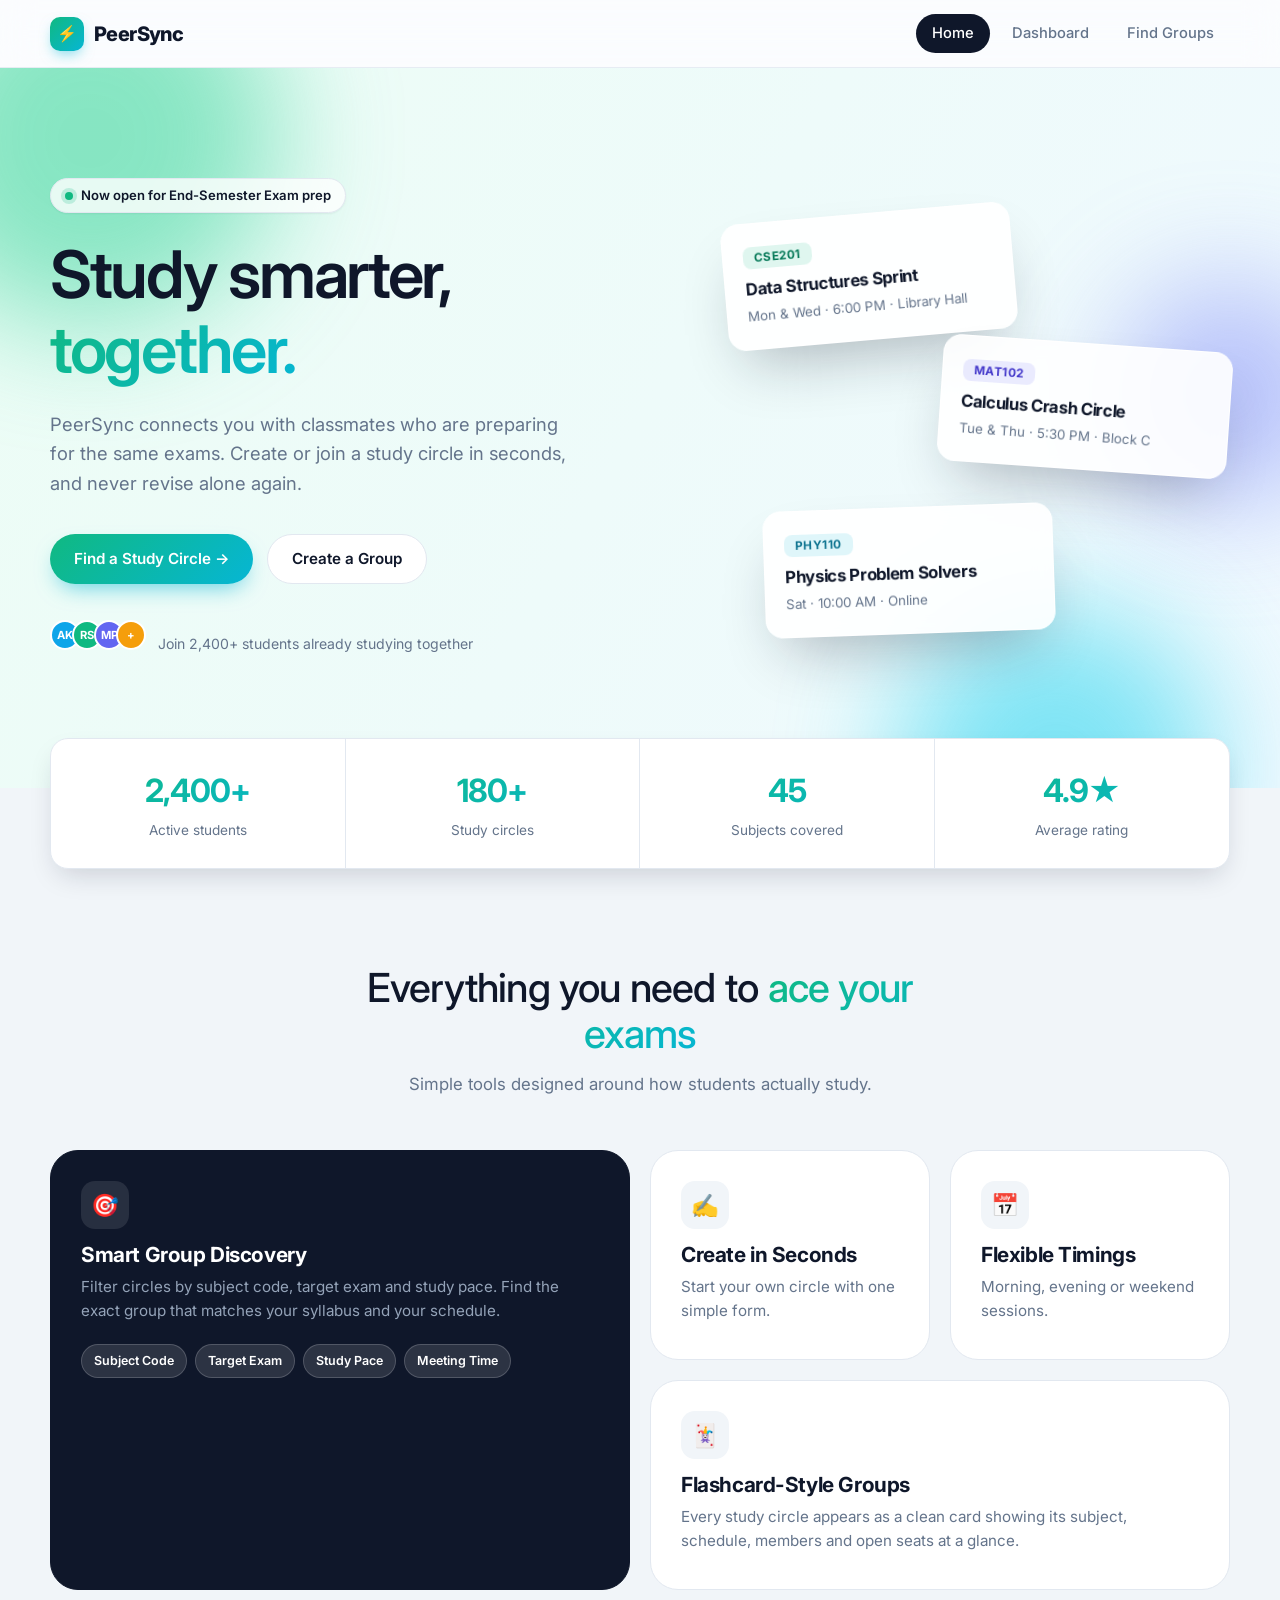
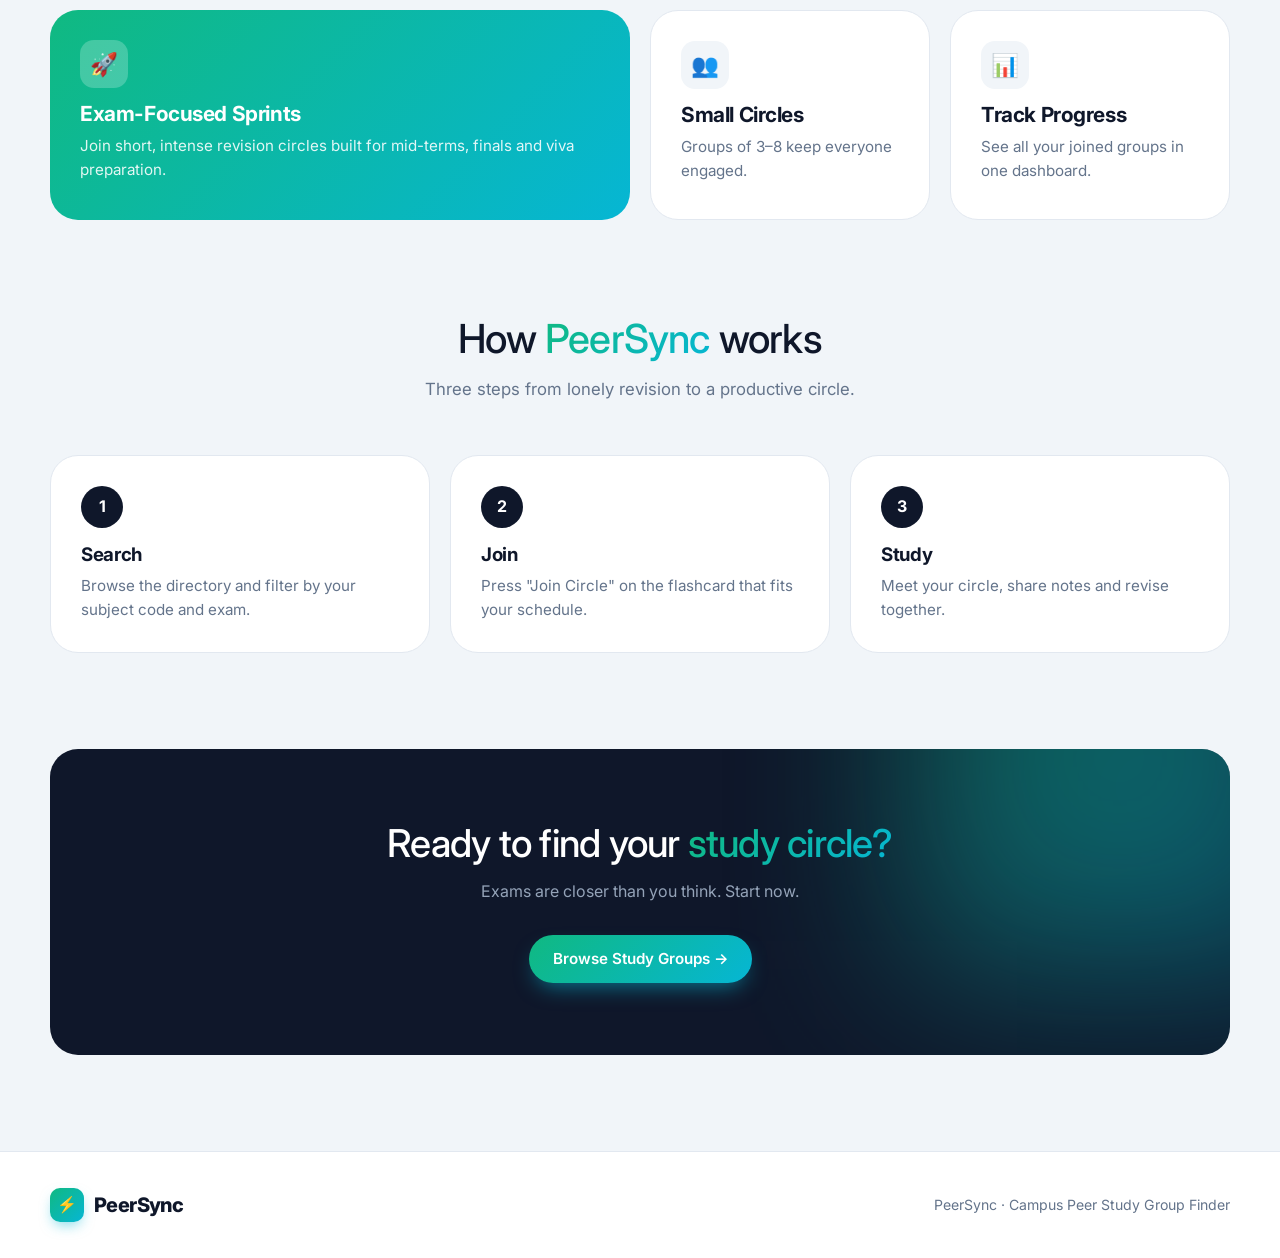
<file: index.html>
<!DOCTYPE html>
<html lang="en">
<head>
  <meta charset="UTF-8">
  <meta name="viewport" content="width=device-width, initial-scale=1.0">
  <title>PeerSync | Campus Peer Study Groups &amp; Exam Prep Circles</title>
  
  <link rel="stylesheet" href="style.css">
</head>
<body>

  
  <header class="navbar">
    <div class="container">
      <a href="index.html" class="logo">
        <span class="logo-mark">⚡</span><span class="logo-text">PeerSync</span>
      </a>
      <nav class="nav-links">
        <a href="index.html" class="active">Home</a>
        <a href="dashboard.html">Dashboard</a>
        <a href="find-groups.html">Find Groups</a>
      </nav>
    </div>
  </header>

  <main>

    
    <section class="hero">
      <div class="blob blob-1"></div>
      <div class="blob blob-2"></div>
      <div class="blob blob-3"></div>

      <div class="container hero-grid">

        
        <div class="hero-text">
          <span class="eyebrow"><span class="dot"></span> Now open for End-Semester Exam prep</span>
          <h1>Study smarter,<br><span class="gradient-text">together.</span></h1>
          <p class="lead">
            PeerSync connects you with classmates who are preparing for the same exams.
            Create or join a study circle in seconds, and never revise alone again.
          </p>
          <div class="hero-actions">
            <a href="find-groups.html" class="btn btn-primary">Find a Study Circle →</a>
            <a href="dashboard.html" class="btn btn-ghost">Create a Group</a>
          </div>
          <div class="hero-trust">
            <div class="avatars">
              <span class="avatar a1">AK</span><span class="avatar a2">RS</span>
              <span class="avatar a3">MP</span><span class="avatar a4">+</span>
            </div>
            <span>Join 2,400+ students already studying together</span>
          </div>
        </div>

      
        <div class="hero-visual">
          <div class="float-card fc-1">
            <span class="tag green">CSE201</span>
            <h4>Data Structures Sprint</h4>
            <small>Mon &amp; Wed · 6:00 PM · Library Hall</small>
          </div>
          <div class="float-card fc-2">
            <span class="tag indigo">MAT102</span>
            <h4>Calculus Crash Circle</h4>
            <small>Tue &amp; Thu · 5:30 PM · Block C</small>
          </div>
          <div class="float-card fc-3">
            <span class="tag">PHY110</span>
            <h4>Physics Problem Solvers</h4>
            <small>Sat · 10:00 AM · Online</small>
          </div>
        </div>

      </div>
    </section>

    
    <div class="container">
      <div class="stats">
        <div class="stat"><strong class="gradient-text">2,400+</strong><span>Active students</span></div>
        <div class="stat"><strong class="gradient-text">180+</strong><span>Study circles</span></div>
        <div class="stat"><strong class="gradient-text">45</strong><span>Subjects covered</span></div>
        <div class="stat"><strong class="gradient-text">4.9★</strong><span>Average rating</span></div>
      </div>
    </div>

    <section class="section">
      <div class="container">
        <div class="section-head">
          <h2>Everything you need to <span class="gradient-text">ace your exams</span></h2>
          <p>Simple tools designed around how students actually study.</p>
        </div>

        <div class="bento">

          <article class="tile tile-dark span-2 row-2">
            <div class="tile-icon">🎯</div>
            <h3>Smart Group Discovery</h3>
            <p>Filter circles by subject code, target exam and study pace. Find the exact group that matches your syllabus and your schedule.</p>
            <div class="pill-row">
              <span class="pill">Subject Code</span>
              <span class="pill">Target Exam</span>
              <span class="pill">Study Pace</span>
              <span class="pill">Meeting Time</span>
            </div>
          </article>

          <article class="tile">
            <div class="tile-icon">✍️</div>
            <h3>Create in Seconds</h3>
            <p>Start your own circle with one simple form.</p>
          </article>

          <article class="tile">
            <div class="tile-icon">📅</div>
            <h3>Flexible Timings</h3>
            <p>Morning, evening or weekend sessions.</p>
          </article>

          <article class="tile span-2">
            <div class="tile-icon">🃏</div>
            <h3>Flashcard-Style Groups</h3>
            <p>Every study circle appears as a clean card showing its subject, schedule, members and open seats at a glance.</p>
          </article>

          <article class="tile tile-gradient span-2">
            <div class="tile-icon">🚀</div>
            <h3>Exam-Focused Sprints</h3>
            <p>Join short, intense revision circles built for mid-terms, finals and viva preparation.</p>
          </article>

          <article class="tile">
            <div class="tile-icon">👥</div>
            <h3>Small Circles</h3>
            <p>Groups of 3–8 keep everyone engaged.</p>
          </article>

          <article class="tile">
            <div class="tile-icon">📊</div>
            <h3>Track Progress</h3>
            <p>See all your joined groups in one dashboard.</p>
          </article>

        </div>
      </div>
    </section>

    <section class="section">
      <div class="container">
        <div class="section-head">
          <h2>How <span class="gradient-text">PeerSync</span> works</h2>
          <p>Three steps from lonely revision to a productive circle.</p>
        </div>
        <div class="steps">
          <div class="step"><div class="step-num">1</div><h3>Search</h3><p>Browse the directory and filter by your subject code and exam.</p></div>
          <div class="step"><div class="step-num">2</div><h3>Join</h3><p>Press "Join Circle" on the flashcard that fits your schedule.</p></div>
          <div class="step"><div class="step-num">3</div><h3>Study</h3><p>Meet your circle, share notes and revise together.</p></div>
        </div>

        <div class="cta">
          <h2>Ready to find your <span class="gradient-text">study circle?</span></h2>
          <p>Exams are closer than you think. Start now.</p>
          <a href="find-groups.html" class="btn btn-primary">Browse Study Groups →</a>
        </div>
      </div>
    </section>

  </main>

  <div class="page-end"></div>

  <footer class="footer">
    <div class="container">
      <a href="index.html" class="logo"><span class="logo-mark">⚡</span><span class="logo-text">PeerSync</span></a>
      <p>PeerSync · Campus Peer Study Group Finder</p>
    </div>
  </footer>

</body>
</html>
</file>
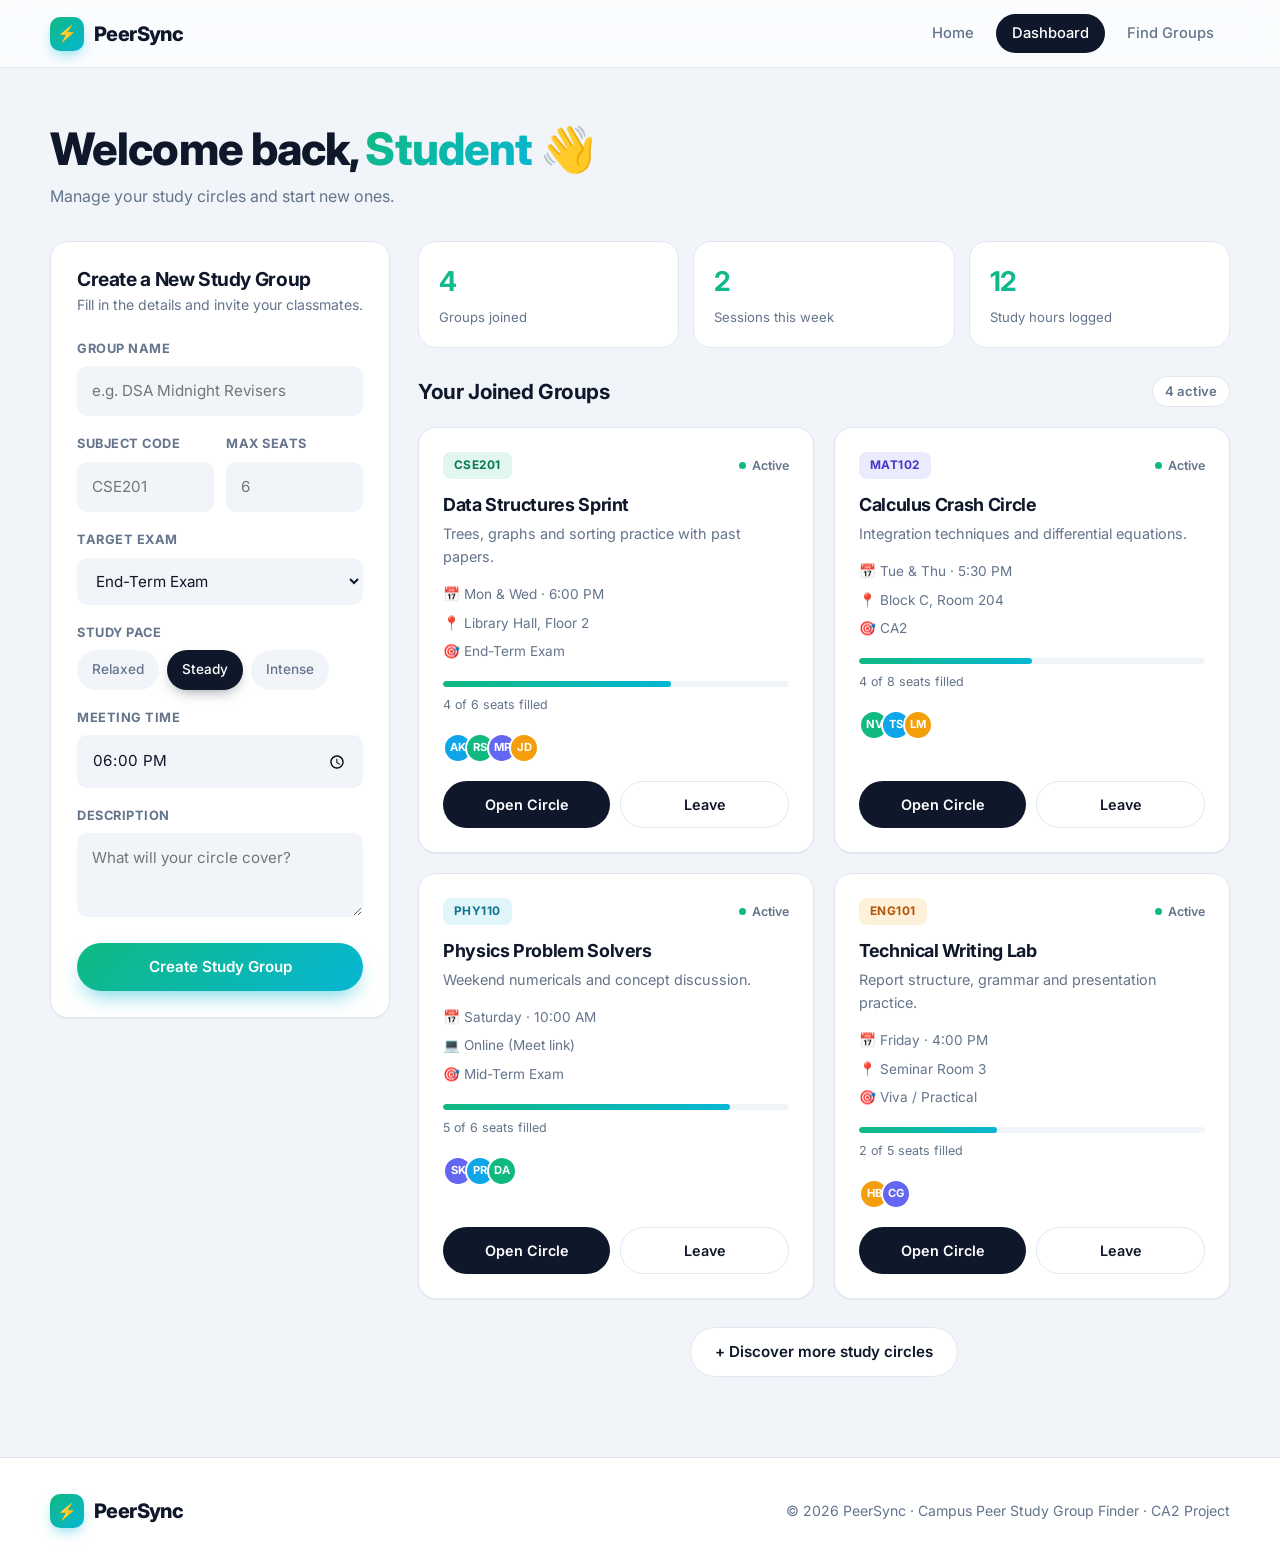
<file: dashboard (1).html>
<!DOCTYPE html>
<html lang="en">
<head>
  <meta charset="UTF-8">
  <meta name="viewport" content="width=device-width, initial-scale=1.0">
  <title>Dashboard | PeerSync</title>
  <link rel="stylesheet" href="style.css">
</head>
<body>

  
  <header class="navbar">
    <div class="container">
      <a href="index.html" class="logo"><span class="logo-mark">⚡</span><span class="logo-text">PeerSync</span></a>
      <nav class="nav-links">
        <a href="index.html">Home</a>
        <a href="dashboard.html" class="active">Dashboard</a>
        <a href="find-groups.html">Find Groups</a>
      </nav>
    </div>
  </header>

  <main class="container">

    <div class="page-header">
      <h1>Welcome back, <span class="gradient-text">Student</span> 👋</h1>
      <p>Manage your study circles and start new ones.</p>
    </div>

   
    <div class="layout">

     
      <aside class="sidebar">
        <h2>Create a New Study Group</h2>
        <p class="sub">Fill in the details and invite your classmates.</p>

        
        <form action="#" method="get">

          <div class="field">
            <label class="label" for="g-name">Group Name</label>
            <input type="text" id="g-name" placeholder="e.g. DSA Midnight Revisers">
          </div>

          <div class="field-row">
            <div class="field">
              <label class="label" for="g-code">Subject Code</label>
              <input type="text" id="g-code" placeholder="CSE201">
            </div>
            <div class="field">
              <label class="label" for="g-seats">Max Seats</label>
              <input type="number" id="g-seats" placeholder="6" min="2" max="12">
            </div>
          </div>

          <div class="field">
            <label class="label" for="g-exam">Target Exam</label>
            <select id="g-exam">
              <option>CA1 (Continuous Assessment)</option>
              <option>CA2 (Continuous Assessment)</option>
              <option>Mid-Term Exam</option>
              <option selected>End-Term Exam</option>
              <option>Viva / Practical</option>
            </select>
          </div>

          <div class="field">
            <span class="label filter-title">Study Pace</span>
           
            <div class="chips">
              <input type="radio" name="pace" id="p-relaxed"><label for="p-relaxed">Relaxed</label>
              <input type="radio" name="pace" id="p-steady" checked><label for="p-steady">Steady</label>
              <input type="radio" name="pace" id="p-intense"><label for="p-intense">Intense</label>
            </div>
          </div>

          <div class="field">
            <label class="label" for="g-time">Meeting Time</label>
            <input type="time" id="g-time" value="18:00">
          </div>

          <div class="field">
            <label class="label" for="g-desc">Description</label>
            <textarea id="g-desc" placeholder="What will your circle cover?"></textarea>
          </div>

          <button type="submit" class="btn btn-primary btn-block">Create Study Group</button>
        </form>
      </aside>

      
      <section>

       
        <div class="mini-stats">
          <div class="mini-stat"><strong class="gradient-text">4</strong><span>Groups joined</span></div>
          <div class="mini-stat"><strong class="gradient-text">2</strong><span>Sessions this week</span></div>
          <div class="mini-stat"><strong class="gradient-text">12</strong><span>Study hours logged</span></div>
        </div>

        <div class="content-head">
          <h2>Your Joined Groups</h2>
          <span class="count-badge">4 active</span>
        </div>

       
        <div class="card-grid">

          <article class="card">
            <div class="card-top"><span class="tag green">CSE201</span><span class="status">Active</span></div>
            <h3>Data Structures Sprint</h3>
            <p class="desc">Trees, graphs and sorting practice with past papers.</p>
            <ul class="meta">
              <li>📅 Mon &amp; Wed · 6:00 PM</li>
              <li>📍 Library Hall, Floor 2</li>
              <li>🎯 End-Term Exam</li>
            </ul>
            <div class="progress"><span style="width: 66%"></span></div>
            <p class="seats">4 of 6 seats filled</p>
            <div class="avatars"><span class="avatar a1">AK</span><span class="avatar a2">RS</span><span class="avatar a3">MP</span><span class="avatar a4">JD</span></div>
            <div class="card-actions">
              <a href="#" class="btn btn-dark">Open Circle</a>
              <a href="#" class="btn btn-ghost">Leave</a>
            </div>
          </article>

          <article class="card">
            <div class="card-top"><span class="tag indigo">MAT102</span><span class="status">Active</span></div>
            <h3>Calculus Crash Circle</h3>
            <p class="desc">Integration techniques and differential equations.</p>
            <ul class="meta">
              <li>📅 Tue &amp; Thu · 5:30 PM</li>
              <li>📍 Block C, Room 204</li>
              <li>🎯 CA2</li>
            </ul>
            <div class="progress"><span style="width: 50%"></span></div>
            <p class="seats">4 of 8 seats filled</p>
            <div class="avatars"><span class="avatar a2">NV</span><span class="avatar a1">TS</span><span class="avatar a4">LM</span></div>
            <div class="card-actions">
              <a href="#" class="btn btn-dark">Open Circle</a>
              <a href="#" class="btn btn-ghost">Leave</a>
            </div>
          </article>

          <article class="card">
            <div class="card-top"><span class="tag">PHY110</span><span class="status">Active</span></div>
            <h3>Physics Problem Solvers</h3>
            <p class="desc">Weekend numericals and concept discussion.</p>
            <ul class="meta">
              <li>📅 Saturday · 10:00 AM</li>
              <li>💻 Online (Meet link)</li>
              <li>🎯 Mid-Term Exam</li>
            </ul>
            <div class="progress"><span style="width: 83%"></span></div>
            <p class="seats">5 of 6 seats filled</p>
            <div class="avatars"><span class="avatar a3">SK</span><span class="avatar a1">PR</span><span class="avatar a2">DA</span></div>
            <div class="card-actions">
              <a href="#" class="btn btn-dark">Open Circle</a>
              <a href="#" class="btn btn-ghost">Leave</a>
            </div>
          </article>

          <article class="card">
            <div class="card-top"><span class="tag amber">ENG101</span><span class="status">Active</span></div>
            <h3>Technical Writing Lab</h3>
            <p class="desc">Report structure, grammar and presentation practice.</p>
            <ul class="meta">
              <li>📅 Friday · 4:00 PM</li>
              <li>📍 Seminar Room 3</li>
              <li>🎯 Viva / Practical</li>
            </ul>
            <div class="progress"><span style="width: 40%"></span></div>
            <p class="seats">2 of 5 seats filled</p>
            <div class="avatars"><span class="avatar a4">HB</span><span class="avatar a3">CG</span></div>
            <div class="card-actions">
              <a href="#" class="btn btn-dark">Open Circle</a>
              <a href="#" class="btn btn-ghost">Leave</a>
            </div>
          </article>

        </div>

       
        <p style="margin-top: 28px; text-align: center;">
          <a href="find-groups.html" class="btn btn-ghost">+ Discover more study circles</a>
        </p>
      </section>

    </div>
  </main>

  <footer class="footer">
    <div class="container">
      <a href="index.html" class="logo"><span class="logo-mark">⚡</span><span class="logo-text">PeerSync</span></a>
      <p>© 2026 PeerSync · Campus Peer Study Group Finder · CA2 Project</p>
    </div>
  </footer>

</body>
</html>
</file>
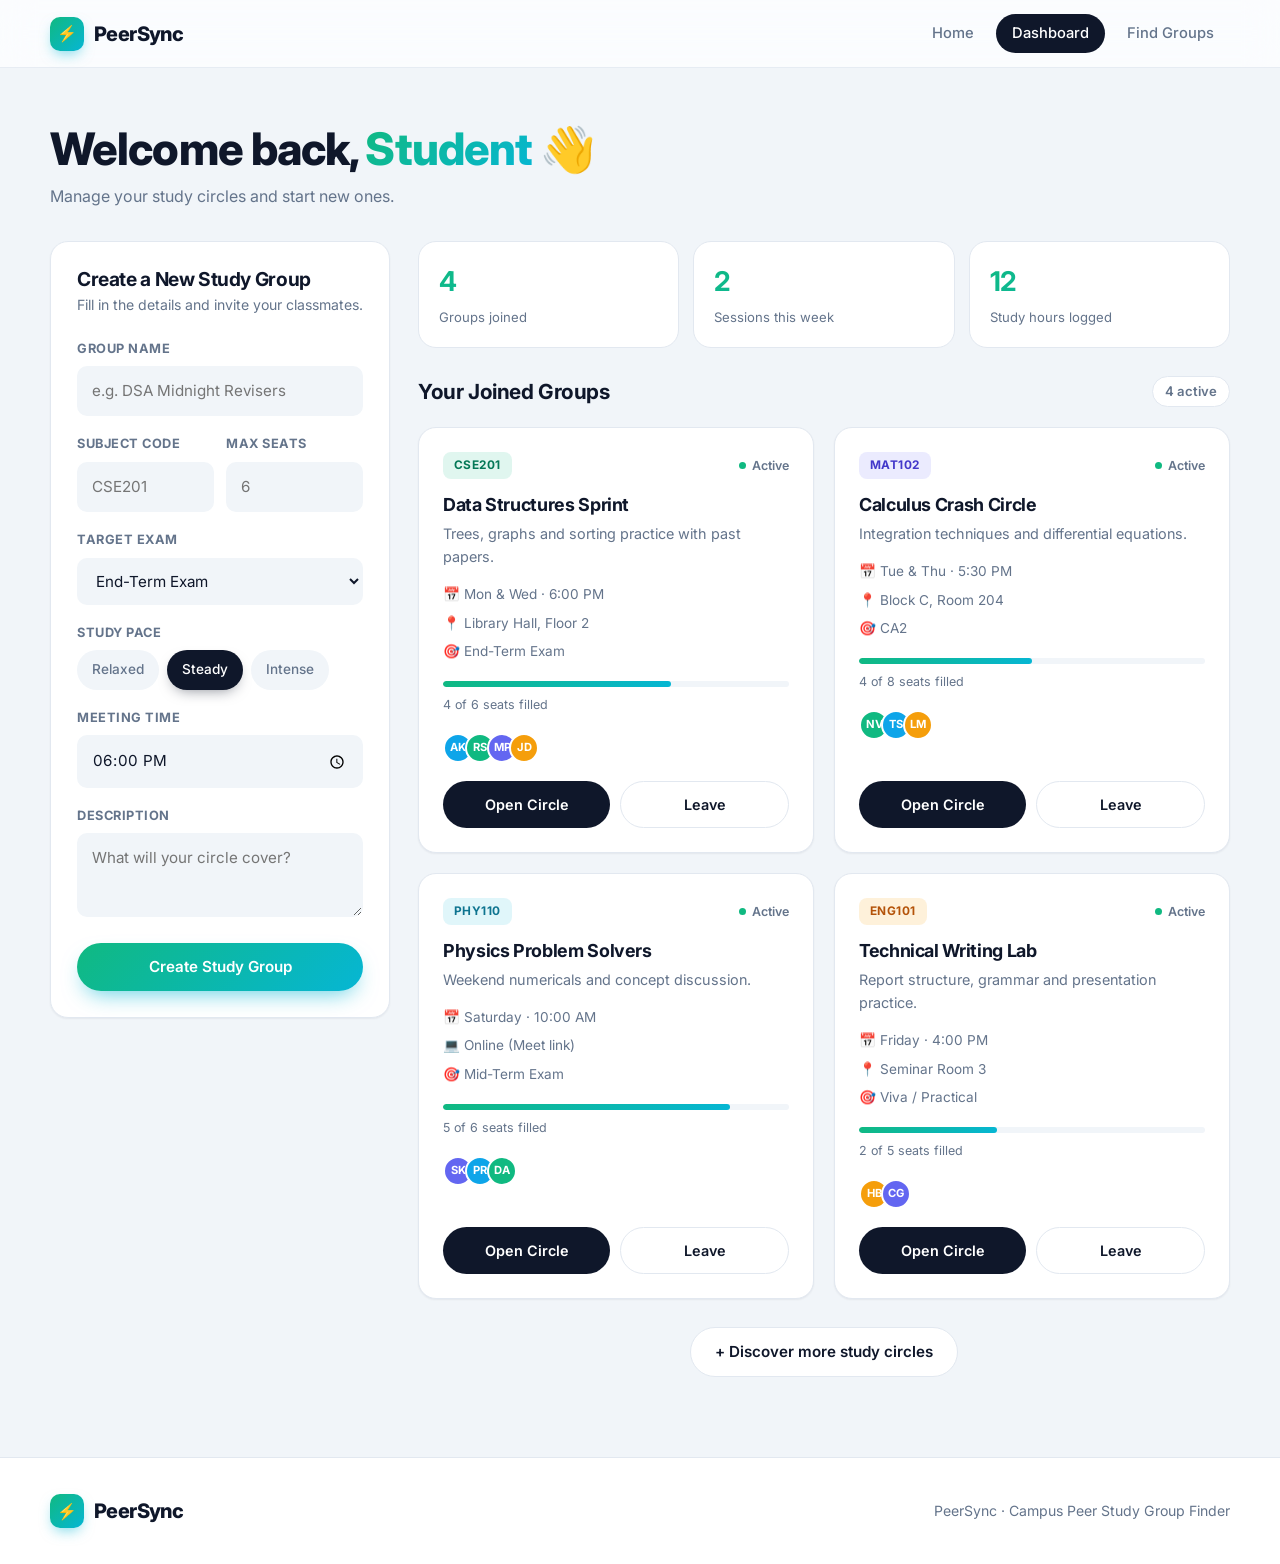
<file: dashboard.html>
<!DOCTYPE html>
<html lang="en">
<head>
  <meta charset="UTF-8">
  <meta name="viewport" content="width=device-width, initial-scale=1.0">
  <title>Dashboard | PeerSync</title>
  <link rel="stylesheet" href="style.css">
</head>
<body>

  
  <header class="navbar">
    <div class="container">
      <a href="index.html" class="logo"><span class="logo-mark">⚡</span><span class="logo-text">PeerSync</span></a>
      <nav class="nav-links">
        <a href="index.html">Home</a>
        <a href="dashboard.html" class="active">Dashboard</a>
        <a href="find-groups.html">Find Groups</a>
      </nav>
    </div>
  </header>

  <main class="container">

    <div class="page-header">
      <h1>Welcome back, <span class="gradient-text">Student</span> 👋</h1>
      <p>Manage your study circles and start new ones.</p>
    </div>

   
    <div class="layout">

     
      <aside class="sidebar">
        <h2>Create a New Study Group</h2>
        <p class="sub">Fill in the details and invite your classmates.</p>

        
        <form action="#" method="get">

          <div class="field">
            <label class="label" for="g-name">Group Name</label>
            <input type="text" id="g-name" placeholder="e.g. DSA Midnight Revisers">
          </div>

          <div class="field-row">
            <div class="field">
              <label class="label" for="g-code">Subject Code</label>
              <input type="text" id="g-code" placeholder="CSE201">
            </div>
            <div class="field">
              <label class="label" for="g-seats">Max Seats</label>
              <input type="number" id="g-seats" placeholder="6" min="2" max="12">
            </div>
          </div>

          <div class="field">
            <label class="label" for="g-exam">Target Exam</label>
            <select id="g-exam">
              <option>CA1 (Continuous Assessment)</option>
              <option>CA2 (Continuous Assessment)</option>
              <option>Mid-Term Exam</option>
              <option selected>End-Term Exam</option>
              <option>Viva / Practical</option>
            </select>
          </div>

          <div class="field">
            <span class="label filter-title">Study Pace</span>
           
            <div class="chips">
              <input type="radio" name="pace" id="p-relaxed"><label for="p-relaxed">Relaxed</label>
              <input type="radio" name="pace" id="p-steady" checked><label for="p-steady">Steady</label>
              <input type="radio" name="pace" id="p-intense"><label for="p-intense">Intense</label>
            </div>
          </div>

          <div class="field">
            <label class="label" for="g-time">Meeting Time</label>
            <input type="time" id="g-time" value="18:00">
          </div>

          <div class="field">
            <label class="label" for="g-desc">Description</label>
            <textarea id="g-desc" placeholder="What will your circle cover?"></textarea>
          </div>

          <button type="submit" class="btn btn-primary btn-block">Create Study Group</button>
        </form>
      </aside>

      
      <section>

       
        <div class="mini-stats">
          <div class="mini-stat"><strong class="gradient-text">4</strong><span>Groups joined</span></div>
          <div class="mini-stat"><strong class="gradient-text">2</strong><span>Sessions this week</span></div>
          <div class="mini-stat"><strong class="gradient-text">12</strong><span>Study hours logged</span></div>
        </div>

        <div class="content-head">
          <h2>Your Joined Groups</h2>
          <span class="count-badge">4 active</span>
        </div>

       
        <div class="card-grid">

          <article class="card">
            <div class="card-top"><span class="tag green">CSE201</span><span class="status">Active</span></div>
            <h3>Data Structures Sprint</h3>
            <p class="desc">Trees, graphs and sorting practice with past papers.</p>
            <ul class="meta">
              <li>📅 Mon &amp; Wed · 6:00 PM</li>
              <li>📍 Library Hall, Floor 2</li>
              <li>🎯 End-Term Exam</li>
            </ul>
            <div class="progress"><span style="width: 66%"></span></div>
            <p class="seats">4 of 6 seats filled</p>
            <div class="avatars"><span class="avatar a1">AK</span><span class="avatar a2">RS</span><span class="avatar a3">MP</span><span class="avatar a4">JD</span></div>
            <div class="card-actions">
              <a href="#" class="btn btn-dark">Open Circle</a>
              <a href="#" class="btn btn-ghost">Leave</a>
            </div>
          </article>

          <article class="card">
            <div class="card-top"><span class="tag indigo">MAT102</span><span class="status">Active</span></div>
            <h3>Calculus Crash Circle</h3>
            <p class="desc">Integration techniques and differential equations.</p>
            <ul class="meta">
              <li>📅 Tue &amp; Thu · 5:30 PM</li>
              <li>📍 Block C, Room 204</li>
              <li>🎯 CA2</li>
            </ul>
            <div class="progress"><span style="width: 50%"></span></div>
            <p class="seats">4 of 8 seats filled</p>
            <div class="avatars"><span class="avatar a2">NV</span><span class="avatar a1">TS</span><span class="avatar a4">LM</span></div>
            <div class="card-actions">
              <a href="#" class="btn btn-dark">Open Circle</a>
              <a href="#" class="btn btn-ghost">Leave</a>
            </div>
          </article>

          <article class="card">
            <div class="card-top"><span class="tag">PHY110</span><span class="status">Active</span></div>
            <h3>Physics Problem Solvers</h3>
            <p class="desc">Weekend numericals and concept discussion.</p>
            <ul class="meta">
              <li>📅 Saturday · 10:00 AM</li>
              <li>💻 Online (Meet link)</li>
              <li>🎯 Mid-Term Exam</li>
            </ul>
            <div class="progress"><span style="width: 83%"></span></div>
            <p class="seats">5 of 6 seats filled</p>
            <div class="avatars"><span class="avatar a3">SK</span><span class="avatar a1">PR</span><span class="avatar a2">DA</span></div>
            <div class="card-actions">
              <a href="#" class="btn btn-dark">Open Circle</a>
              <a href="#" class="btn btn-ghost">Leave</a>
            </div>
          </article>

          <article class="card">
            <div class="card-top"><span class="tag amber">ENG101</span><span class="status">Active</span></div>
            <h3>Technical Writing Lab</h3>
            <p class="desc">Report structure, grammar and presentation practice.</p>
            <ul class="meta">
              <li>📅 Friday · 4:00 PM</li>
              <li>📍 Seminar Room 3</li>
              <li>🎯 Viva / Practical</li>
            </ul>
            <div class="progress"><span style="width: 40%"></span></div>
            <p class="seats">2 of 5 seats filled</p>
            <div class="avatars"><span class="avatar a4">HB</span><span class="avatar a3">CG</span></div>
            <div class="card-actions">
              <a href="#" class="btn btn-dark">Open Circle</a>
              <a href="#" class="btn btn-ghost">Leave</a>
            </div>
          </article>

        </div>

       
        <p style="margin-top: 28px; text-align: center;">
          <a href="find-groups.html" class="btn btn-ghost">+ Discover more study circles</a>
        </p>
      </section>

    </div>
  </main>

  <footer class="footer">
    <div class="container">
      <a href="index.html" class="logo"><span class="logo-mark">⚡</span><span class="logo-text">PeerSync</span></a>
      <p>PeerSync · Campus Peer Study Group Finder</p>
    </div>
  </footer>

</body>
</html>
</file>
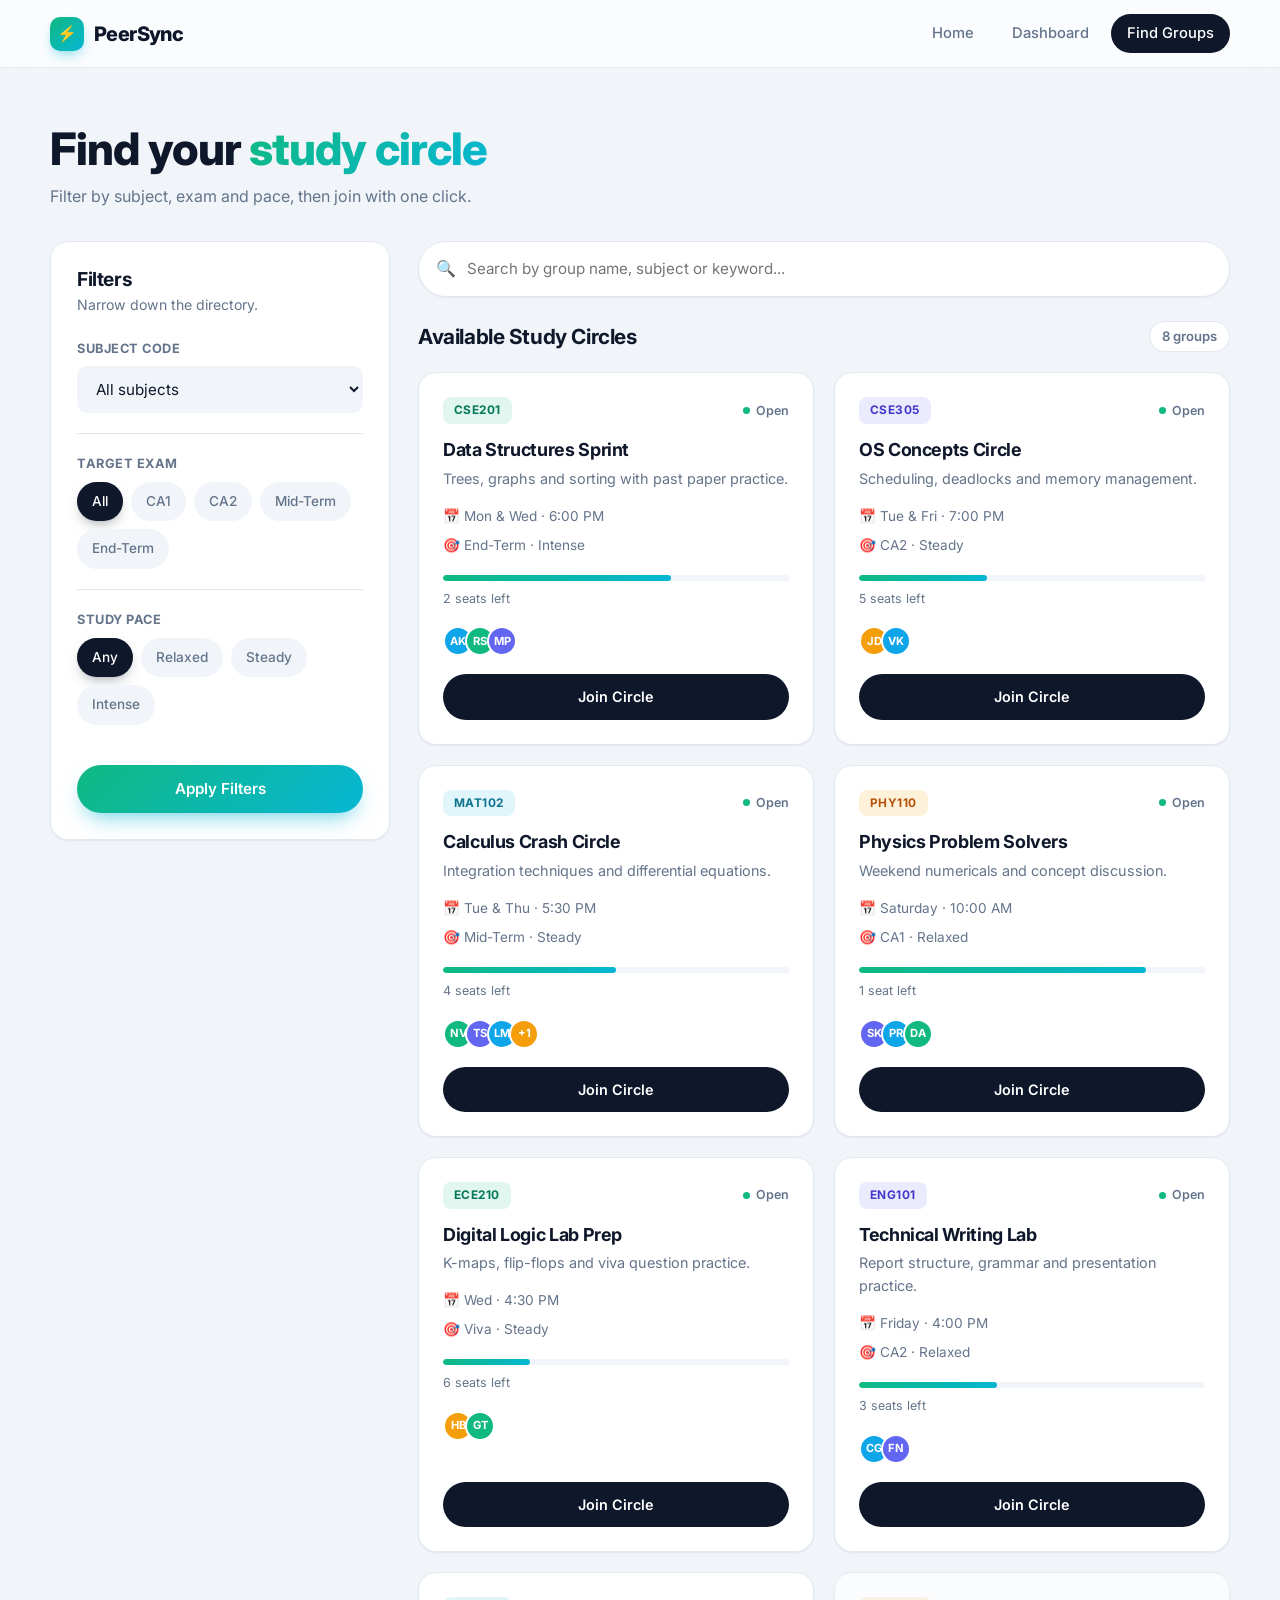
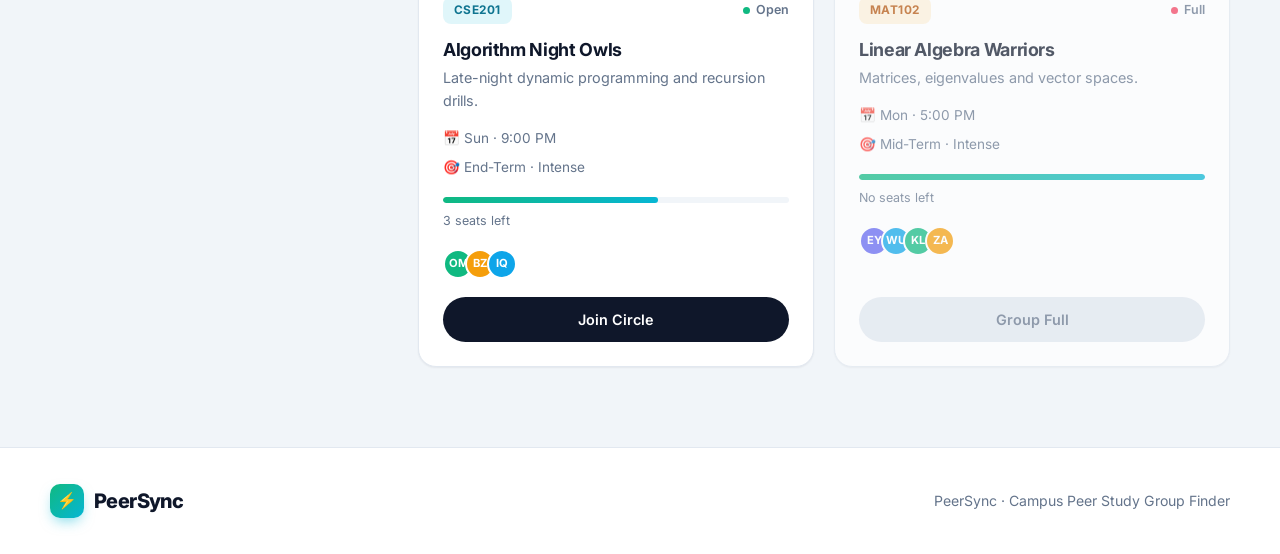
<file: find-groups.html>
<!DOCTYPE html>
<html lang="en">
<head>
  <meta charset="UTF-8">
  <meta name="viewport" content="width=device-width, initial-scale=1.0">
  <title>Find Groups | PeerSync</title>
  <link rel="stylesheet" href="style.css">
</head>
<body>

  
  <header class="navbar">
    <div class="container">
      <a href="index.html" class="logo"><span class="logo-mark">⚡</span><span class="logo-text">PeerSync</span></a>
      <nav class="nav-links">
        <a href="index.html">Home</a>
        <a href="dashboard.html">Dashboard</a>
        <a href="find-groups.html" class="active">Find Groups</a>
      </nav>
    </div>
  </header>

  <main class="container">

    <div class="page-header">
      <h1>Find your <span class="gradient-text">study circle</span></h1>
      <p>Filter by subject, exam and pace, then join with one click.</p>
    </div>

  
    <div class="layout">

    
      <aside class="sidebar">
        <h2>Filters</h2>
        <p class="sub">Narrow down the directory.</p>

        <form action="#" method="get">

        
          <div class="filter-block">
            <label class="filter-title" for="f-subject">Subject Code</label>
            <select id="f-subject">
              <option>All subjects</option>
              <option>CSE201 – Data Structures</option>
              <option>CSE305 – Operating Systems</option>
              <option>MAT102 – Calculus</option>
              <option>PHY110 – Physics</option>
              <option>ENG101 – Technical Writing</option>
              <option>ECE210 – Digital Electronics</option>
            </select>
          </div>

      
          <div class="filter-block">
            <span class="filter-title">Target Exam</span>
            <div class="chips">
              <input type="radio" name="exam" id="e-all" checked><label for="e-all">All</label>
              <input type="radio" name="exam" id="e-ca1"><label for="e-ca1">CA1</label>
              <input type="radio" name="exam" id="e-ca2"><label for="e-ca2">CA2</label>
              <input type="radio" name="exam" id="e-mid"><label for="e-mid">Mid-Term</label>
              <input type="radio" name="exam" id="e-end"><label for="e-end">End-Term</label>
            </div>
          </div>

          
          <div class="filter-block">
            <span class="filter-title">Study Pace</span>
            <div class="chips">
              <input type="radio" name="pace" id="s-any" checked><label for="s-any">Any</label>
              <input type="radio" name="pace" id="s-relaxed"><label for="s-relaxed">Relaxed</label>
              <input type="radio" name="pace" id="s-steady"><label for="s-steady">Steady</label>
              <input type="radio" name="pace" id="s-intense"><label for="s-intense">Intense</label>
            </div>
          </div>

          <button type="submit" class="btn btn-primary btn-block">Apply Filters</button>
        </form>
      </aside>

      
      <section>

        
        <div class="search-bar">
          <input type="search" placeholder="Search by group name, subject or keyword..." aria-label="Search study groups">
        </div>

        <div class="content-head">
          <h2>Available Study Circles</h2>
          <span class="count-badge">8 groups</span>
        </div>

        <div class="card-grid">

          <article class="card">
            <div class="card-top"><span class="tag green">CSE201</span><span class="status">Open</span></div>
            <h3>Data Structures Sprint</h3>
            <p class="desc">Trees, graphs and sorting with past paper practice.</p>
            <ul class="meta"><li>📅 Mon &amp; Wed · 6:00 PM</li><li>🎯 End-Term · Intense</li></ul>
            <div class="progress"><span style="width: 66%"></span></div>
            <p class="seats">2 seats left</p>
            <div class="avatars"><span class="avatar a1">AK</span><span class="avatar a2">RS</span><span class="avatar a3">MP</span></div>
            <div class="card-actions"><a href="#" class="btn btn-join">Join Circle</a></div>
          </article>

          <article class="card">
            <div class="card-top"><span class="tag indigo">CSE305</span><span class="status">Open</span></div>
            <h3>OS Concepts Circle</h3>
            <p class="desc">Scheduling, deadlocks and memory management.</p>
            <ul class="meta"><li>📅 Tue &amp; Fri · 7:00 PM</li><li>🎯 CA2 · Steady</li></ul>
            <div class="progress"><span style="width: 37%"></span></div>
            <p class="seats">5 seats left</p>
            <div class="avatars"><span class="avatar a4">JD</span><span class="avatar a1">VK</span></div>
            <div class="card-actions"><a href="#" class="btn btn-join">Join Circle</a></div>
          </article>

          <article class="card">
            <div class="card-top"><span class="tag">MAT102</span><span class="status">Open</span></div>
            <h3>Calculus Crash Circle</h3>
            <p class="desc">Integration techniques and differential equations.</p>
            <ul class="meta"><li>📅 Tue &amp; Thu · 5:30 PM</li><li>🎯 Mid-Term · Steady</li></ul>
            <div class="progress"><span style="width: 50%"></span></div>
            <p class="seats">4 seats left</p>
            <div class="avatars"><span class="avatar a2">NV</span><span class="avatar a3">TS</span><span class="avatar a1">LM</span><span class="avatar a4">+1</span></div>
            <div class="card-actions"><a href="#" class="btn btn-join">Join Circle</a></div>
          </article>

          <article class="card">
            <div class="card-top"><span class="tag amber">PHY110</span><span class="status">Open</span></div>
            <h3>Physics Problem Solvers</h3>
            <p class="desc">Weekend numericals and concept discussion.</p>
            <ul class="meta"><li>📅 Saturday · 10:00 AM</li><li>🎯 CA1 · Relaxed</li></ul>
            <div class="progress"><span style="width: 83%"></span></div>
            <p class="seats">1 seat left</p>
            <div class="avatars"><span class="avatar a3">SK</span><span class="avatar a1">PR</span><span class="avatar a2">DA</span></div>
            <div class="card-actions"><a href="#" class="btn btn-join">Join Circle</a></div>
          </article>

          <article class="card">
            <div class="card-top"><span class="tag green">ECE210</span><span class="status">Open</span></div>
            <h3>Digital Logic Lab Prep</h3>
            <p class="desc">K-maps, flip-flops and viva question practice.</p>
            <ul class="meta"><li>📅 Wed · 4:30 PM</li><li>🎯 Viva · Steady</li></ul>
            <div class="progress"><span style="width: 25%"></span></div>
            <p class="seats">6 seats left</p>
            <div class="avatars"><span class="avatar a4">HB</span><span class="avatar a2">GT</span></div>
            <div class="card-actions"><a href="#" class="btn btn-join">Join Circle</a></div>
          </article>

          <article class="card">
            <div class="card-top"><span class="tag indigo">ENG101</span><span class="status">Open</span></div>
            <h3>Technical Writing Lab</h3>
            <p class="desc">Report structure, grammar and presentation practice.</p>
            <ul class="meta"><li>📅 Friday · 4:00 PM</li><li>🎯 CA2 · Relaxed</li></ul>
            <div class="progress"><span style="width: 40%"></span></div>
            <p class="seats">3 seats left</p>
            <div class="avatars"><span class="avatar a1">CG</span><span class="avatar a3">FN</span></div>
            <div class="card-actions"><a href="#" class="btn btn-join">Join Circle</a></div>
          </article>

          <article class="card">
            <div class="card-top"><span class="tag">CSE201</span><span class="status">Open</span></div>
            <h3>Algorithm Night Owls</h3>
            <p class="desc">Late-night dynamic programming and recursion drills.</p>
            <ul class="meta"><li>📅 Sun · 9:00 PM</li><li>🎯 End-Term · Intense</li></ul>
            <div class="progress"><span style="width: 62%"></span></div>
            <p class="seats">3 seats left</p>
            <div class="avatars"><span class="avatar a2">OM</span><span class="avatar a4">BZ</span><span class="avatar a1">IQ</span></div>
            <div class="card-actions"><a href="#" class="btn btn-join">Join Circle</a></div>
          </article>

          
          <article class="card is-full">
            <div class="card-top"><span class="tag amber">MAT102</span><span class="status full">Full</span></div>
            <h3>Linear Algebra Warriors</h3>
            <p class="desc">Matrices, eigenvalues and vector spaces.</p>
            <ul class="meta"><li>📅 Mon · 5:00 PM</li><li>🎯 Mid-Term · Intense</li></ul>
            <div class="progress"><span style="width: 100%"></span></div>
            <p class="seats">No seats left</p>
            <div class="avatars"><span class="avatar a3">EY</span><span class="avatar a1">WU</span><span class="avatar a2">KL</span><span class="avatar a4">ZA</span></div>
            <div class="card-actions"><a href="#" class="btn btn-join">Group Full</a></div>
          </article>

        </div>
      </section>

    </div>
  </main>

  <footer class="footer">
    <div class="container">
      <a href="index.html" class="logo"><span class="logo-mark">⚡</span><span class="logo-text">PeerSync</span></a>
      <p>PeerSync · Campus Peer Study Group Finder</p>
    </div>
  </footer>

</body>
</html>
</file>
<file: style.css>
@import url("https://fonts.googleapis.com/css2?family=Inter:wght@300;400;500;600;700&display=swap");


:root {
  --navy:        #0f172a;  
  --navy-soft:   #1e293b;   
  --white:       #ffffff;
  --bg:          #f1f5f9;   
  --text:        #0f172a;
  --text-muted:  #64748b;
  --border:      #e2e8f0;

  --accent-1:    #10b981;   
  --accent-2:    #06b6d4;  
  --gradient:    linear-gradient(135deg, var(--accent-1), var(--accent-2));

  --radius-sm:   10px;
  --radius:      18px;
  --radius-lg:   28px;

  --shadow-sm:   0 1px 2px rgba(15, 23, 42, 0.06);
  --shadow-md:   0 12px 28px -8px rgba(15, 23, 42, 0.18);
  --shadow-lg:   0 30px 60px -20px rgba(15, 23, 42, 0.30);

  --nav-height:  68px;
  --max-width:   1180px;
}



*,
*::before,
*::after { box-sizing: border-box; margin: 0; padding: 0; }

html { scroll-behavior: smooth; }

body {
  font-family: "Inter", -apple-system, BlinkMacSystemFont, "Segoe UI", Roboto, Helvetica, Arial, sans-serif;
  background: var(--bg);
  color: var(--text);
  line-height: 1.6;
  -webkit-font-smoothing: antialiased;
}

a   { color: inherit; text-decoration: none; }
ul  { list-style: none; }
h1, h2, h3, h4 { line-height: 1.15; letter-spacing: -0.02em; }


.container { width: min(100% - 40px, var(--max-width)); margin-inline: auto; }


.gradient-text {
  background: var(--gradient);
  -webkit-background-clip: text;
          background-clip: text;
  -webkit-text-fill-color: transparent;
          color: transparent;
}



.navbar {
  position: sticky;                   
  top: 0;
  z-index: 100;
  height: var(--nav-height);
  background: rgba(255, 255, 255, 0.72);  
  -webkit-backdrop-filter: blur(16px) saturate(180%);
          backdrop-filter: blur(16px) saturate(180%);  
  border-bottom: 1px solid rgba(226, 232, 240, 0.8);
}

.navbar .container {
  height: 100%;
  display: flex;
  align-items: center;
  justify-content: space-between;
}

.logo {
  display: flex;
  align-items: center;
  gap: 10px;
  font-weight: 800;
  font-size: 1.25rem;
  letter-spacing: -0.03em;
}
.logo-mark {
  width: 34px; height: 34px;
  display: grid; place-items: center;
  border-radius: 10px;
  background: var(--gradient);
  color: var(--white);
  font-size: 1rem;
  box-shadow: 0 6px 14px -4px rgba(6, 182, 212, 0.55);
}

.nav-links { display: flex; align-items: center; gap: 6px; }
.nav-links a {
  padding: 8px 16px;
  border-radius: 999px;
  font-size: 0.92rem;
  font-weight: 500;
  color: var(--text-muted);
  transition: background 0.2s ease, color 0.2s ease;
}
.nav-links a:hover  { background: rgba(15, 23, 42, 0.06); color: var(--navy); }
.nav-links a.active { background: var(--navy); color: var(--white); }   /* current page */



.btn {
  display: inline-flex;
  align-items: center;
  justify-content: center;
  gap: 8px;
  padding: 12px 24px;
  border: none;
  border-radius: 999px;
  font: inherit;
  font-weight: 600;
  font-size: 0.95rem;
  cursor: pointer;
  transition: transform 0.2s ease, box-shadow 0.2s ease, background 0.2s ease;
}
.btn:active { transform: scale(0.97); }

.btn-primary {
  background: var(--gradient);
  color: var(--white);
  box-shadow: 0 10px 22px -8px rgba(6, 182, 212, 0.65);
}
.btn-primary:hover {
  transform: translateY(-2px);
  box-shadow: 0 16px 30px -8px rgba(6, 182, 212, 0.75);
}

.btn-ghost {
  background: var(--white);
  color: var(--navy);
  border: 1px solid var(--border);
}
.btn-ghost:hover { border-color: var(--navy); transform: translateY(-2px); }

.btn-dark { background: var(--navy); color: var(--white); }
.btn-dark:hover { background: var(--navy-soft); transform: translateY(-2px); }

.btn-block { width: 100%; }
.btn:focus-visible { outline: 3px solid rgba(6, 182, 212, 0.45); outline-offset: 2px; }



.hero {
  position: relative;
  overflow: hidden;                    
  padding: 110px 0 120px;
 
  background: linear-gradient(120deg, #ecfdf5, #f0f9ff, #eef2ff, #ecfdf5);
  background-size: 300% 300%;
  animation: gradientShift 14s ease infinite;
}


.blob {
  position: absolute;
  border-radius: 50%;
  filter: blur(60px);
  opacity: 0.55;
  z-index: 0;
  animation: float 9s ease-in-out infinite;
}
.blob-1 { width: 380px; height: 380px; background: #34d399; top: -120px; left: -100px; }
.blob-2 { width: 320px; height: 320px; background: #22d3ee; bottom: -140px; right: 5%;  animation-delay: -3s; }
.blob-3 { width: 220px; height: 220px; background: #818cf8; top: 30%; right: -60px;     animation-delay: -6s; }

.hero-grid {
  position: relative;
  z-index: 1;                           
  display: grid;
  grid-template-columns: 1.1fr 0.9fr;
  align-items: center;
  gap: 56px;
}

.eyebrow {
  display: inline-flex;
  align-items: center;
  gap: 8px;
  padding: 6px 14px;
  margin-bottom: 24px;
  background: rgba(255, 255, 255, 0.8);
  border: 1px solid var(--border);
  border-radius: 999px;
  font-size: 0.82rem;
  font-weight: 600;
  color: var(--navy);
  box-shadow: var(--shadow-sm);
}
.eyebrow .dot {
  width: 8px; height: 8px;
  border-radius: 50%;
  background: var(--accent-1);
  box-shadow: 0 0 0 4px rgba(16, 185, 129, 0.2);
}

.hero h1 {
  font-size: clamp(2.4rem, 5.4vw, 4.1rem);
  font-weight: 600;
  letter-spacing: -0.035em;
  margin-bottom: 22px;
}
.hero p.lead {
  font-size: 1.15rem;
  color: var(--text-muted);
  max-width: 520px;
  margin-bottom: 36px;
}
.hero-actions { display: flex; flex-wrap: wrap; gap: 14px; }
.hero-trust   { margin-top: 36px; font-size: 0.88rem; color: var(--text-muted); display: flex; align-items: center; gap: 12px; }


.hero-visual { position: relative; height: 420px; }
.float-card {
  position: absolute;
  width: 290px;
  padding: 20px;
  background: rgba(255, 255, 255, 0.9);
  border: 1px solid var(--white);
  border-radius: var(--radius);
  box-shadow: var(--shadow-lg);
  -webkit-backdrop-filter: blur(10px);
          backdrop-filter: blur(10px);
  animation: float 7s ease-in-out infinite;
}
.float-card h4 { font-size: 1.05rem; margin: 10px 0 4px; }
.float-card small { color: var(--text-muted); }
.float-card.fc-1 { top: 0;     left: 0;    transform: rotate(-5deg); }
.float-card.fc-2 { top: 130px; right: 0;   transform: rotate(4deg);  animation-delay: -2s; }
.float-card.fc-3 { bottom: 0;  left: 40px; transform: rotate(-2deg); animation-delay: -4s; }


.stats {
  position: relative;
  z-index: 2;
  margin-top: -50px;                     
  display: grid;
  grid-template-columns: repeat(4, 1fr);
  background: var(--white);
  border: 1px solid var(--border);
  border-radius: var(--radius);
  box-shadow: var(--shadow-md);
}
.stat { padding: 26px; text-align: center; border-right: 1px solid var(--border); }
.stat:last-child { border-right: none; }
.stat strong { display: block; font-size: 2rem; letter-spacing: -0.03em; }
.stat span   { font-size: 0.85rem; color: var(--text-muted); }


.section { padding: 96px 0 0; }
.section-head { text-align: center; max-width: 640px; margin: 0 auto 52px; }
.section-head h2 { font-size: clamp(1.8rem, 3.6vw, 2.5rem); font-weight: 500; margin-bottom: 14px; }
.section-head p  { color: var(--text-muted); font-size: 1.05rem; }



.bento {
  display: grid;
  grid-template-columns: repeat(4, 1fr);
  grid-auto-rows: minmax(210px, auto);
  gap: 20px;
}
.tile {
  position: relative;
  overflow: hidden;
  padding: 30px;
  background: var(--white);
  border: 1px solid var(--border);
  border-radius: var(--radius-lg);
  transition: transform 0.3s ease, box-shadow 0.3s ease;
}
.tile:hover { transform: translateY(-5px); box-shadow: var(--shadow-md); }
.tile h3 { font-size: 1.3rem; margin: 14px 0 8px; }
.tile p  { color: var(--text-muted); font-size: 0.95rem; }
.tile-icon {
  width: 48px; height: 48px;
  display: grid; place-items: center;
  border-radius: 14px;
  background: var(--bg);
  font-size: 1.4rem;
}

.span-2 { grid-column: span 2; }       
.row-2  { grid-row: span 2; }          

.tile-dark  { background: var(--navy); color: var(--white); border-color: var(--navy); }
.tile-dark p { color: #94a3b8; }
.tile-dark .tile-icon { background: rgba(255, 255, 255, 0.1); }
.tile-gradient { background: var(--gradient); color: var(--white); border: none; }
.tile-gradient p { color: rgba(255, 255, 255, 0.88); }
.tile-gradient .tile-icon { background: rgba(255, 255, 255, 0.22); }


.pill-row { display: flex; flex-wrap: wrap; gap: 8px; margin-top: 20px; }
.pill {
  padding: 6px 12px;
  border-radius: 999px;
  font-size: 0.78rem;
  font-weight: 600;
  background: rgba(255, 255, 255, 0.12);
  border: 1px solid rgba(255, 255, 255, 0.18);
}
.tile:not(.tile-dark):not(.tile-gradient) .pill { background: var(--bg); border-color: var(--border); color: var(--navy); }


.steps { display: grid; grid-template-columns: repeat(3, 1fr); gap: 20px; }
.step  { padding: 30px; background: var(--white); border: 1px solid var(--border); border-radius: var(--radius-lg); }
.step-num {
  display: grid; place-items: center;
  width: 42px; height: 42px;
  margin-bottom: 16px;
  border-radius: 50%;
  background: var(--navy);
  color: var(--white);
  font-weight: 700;
}
.step h3 { margin-bottom: 8px; }
.step p  { color: var(--text-muted); font-size: 0.95rem; }


.cta {
  margin-top: 96px;
  padding: 72px 30px;
  text-align: center;
  background: var(--navy);
  color: var(--white);
  border-radius: var(--radius-lg);
  position: relative;
  overflow: hidden;
}
.cta::before {                        
  content: "";
  position: absolute;
  width: 420px; height: 420px;
  top: -200px; right: -100px;
  background: var(--gradient);
  filter: blur(90px);
  opacity: 0.45;
}
.cta > * { position: relative; }
.cta h2 { font-size: clamp(1.7rem, 3.6vw, 2.4rem); font-weight: 500; margin-bottom: 14px; }
.cta p  { color: #94a3b8; margin-bottom: 30px; }



.page-header { padding: 56px 0 32px; }
.page-header h1 { font-size: clamp(2rem, 4vw, 2.8rem); font-weight: 800; margin-bottom: 8px; }
.page-header p  { color: var(--text-muted); }

.layout {
  display: grid;
  grid-template-columns: 340px 1fr;    
  gap: 28px;
  align-items: start;
  padding-bottom: 80px;
}
.sidebar {
  position: sticky;                    
  top: calc(var(--nav-height) + 24px);
  padding: 26px;
  background: var(--white);
  border: 1px solid var(--border);
  border-radius: var(--radius);
  box-shadow: var(--shadow-sm);
}
.sidebar h2 { font-size: 1.2rem; margin-bottom: 4px; }
.sidebar .sub { color: var(--text-muted); font-size: 0.88rem; margin-bottom: 22px; }

.content-head { display: flex; align-items: center; justify-content: space-between; margin-bottom: 20px; }
.content-head h2 { font-size: 1.3rem; }
.count-badge {
  padding: 4px 12px;
  border-radius: 999px;
  background: var(--white);
  border: 1px solid var(--border);
  font-size: 0.82rem;
  font-weight: 600;
  color: var(--text-muted);
}


.mini-stats { display: grid; grid-template-columns: repeat(3, 1fr); gap: 14px; margin-bottom: 28px; }
.mini-stat  { padding: 18px 20px; background: var(--white); border: 1px solid var(--border); border-radius: var(--radius); }
.mini-stat strong { display: block; font-size: 1.7rem; letter-spacing: -0.03em; }
.mini-stat span   { font-size: 0.82rem; color: var(--text-muted); }


.card-grid { display: grid; grid-template-columns: repeat(2, 1fr); gap: 20px; }



.field { margin-bottom: 18px; }
.field label.label,
.filter-title {
  display: block;
  margin-bottom: 7px;
  font-size: 0.8rem;
  font-weight: 700;
  letter-spacing: 0.04em;
  text-transform: uppercase;
  color: var(--text-muted);
}

input[type="text"],
input[type="search"],
input[type="number"],
input[type="time"],
select,
textarea {
  width: 100%;
  padding: 12px 14px;
  font: inherit;
  font-size: 0.95rem;
  color: var(--text);
  background: var(--bg);
  border: 1.5px solid transparent;
  border-radius: var(--radius-sm);
  transition: border-color 0.2s ease, background 0.2s ease, box-shadow 0.2s ease;
}
textarea { resize: vertical; min-height: 84px; }

input:hover, select:hover, textarea:hover { border-color: var(--border); }


input:focus, select:focus, textarea:focus {
  outline: none;
  background: var(--white);
  border-color: var(--accent-2);
  box-shadow: 0 0 0 4px rgba(6, 182, 212, 0.15);
}

.field-row { display: grid; grid-template-columns: 1fr 1fr; gap: 12px; }


.chips { display: flex; flex-wrap: wrap; gap: 8px; }
.chips input { position: absolute; opacity: 0; pointer-events: none; }
.chips label {
  padding: 8px 14px;
  background: var(--bg);
  border: 1.5px solid transparent;
  border-radius: 999px;
  font-size: 0.85rem;
  font-weight: 500;
  color: var(--text-muted);
  cursor: pointer;
  transition: all 0.2s ease;
}
.chips label:hover { border-color: var(--accent-2); color: var(--navy); }
.chips input:checked + label {
  background: var(--navy);
  color: var(--white);
  box-shadow: 0 6px 14px -6px rgba(15, 23, 42, 0.5);
}
.chips input:focus-visible + label { outline: 3px solid rgba(6, 182, 212, 0.45); outline-offset: 2px; }

.filter-block { padding-bottom: 20px; margin-bottom: 20px; border-bottom: 1px solid var(--border); }
.filter-block:last-of-type { border-bottom: none; }


.search-bar { position: relative; margin-bottom: 24px; }
.search-bar input {
  padding: 15px 18px 15px 48px;
  background: var(--white);
  border: 1.5px solid var(--border);
  border-radius: 999px;
  box-shadow: var(--shadow-sm);
}
.search-bar::before {
  content: "🔍";
  position: absolute;
  left: 18px; top: 50%;
  transform: translateY(-50%);
  font-size: 1rem;
}



.card {
  display: flex;
  flex-direction: column;
  padding: 24px;
  background: var(--white);
  border: 1px solid var(--border);           
  border-radius: var(--radius);
  box-shadow: var(--shadow-sm);
  transition: transform 0.3s ease, box-shadow 0.3s ease, border-color 0.3s ease;
}

.card:hover {
  transform: translateY(-6px);
  box-shadow: var(--shadow-md);
  border-color: rgba(6, 182, 212, 0.45);
}

.card-top { display: flex; align-items: center; justify-content: space-between; margin-bottom: 16px; }
.tag {
  padding: 4px 11px;
  border-radius: 8px;
  font-size: 0.74rem;
  font-weight: 700;
  letter-spacing: 0.04em;
  background: rgba(6, 182, 212, 0.12);
  color: #0e7490;
}
.tag.green  { background: rgba(16, 185, 129, 0.13); color: #047857; }
.tag.indigo { background: rgba(99, 102, 241, 0.13); color: #4338ca; }
.tag.amber  { background: rgba(245, 158, 11, 0.15); color: #b45309; }

.status { font-size: 0.78rem; font-weight: 600; color: var(--text-muted); display: flex; align-items: center; gap: 6px; }
.status::before { content: ""; width: 7px; height: 7px; border-radius: 50%; background: var(--accent-1); }
.status.full::before { background: #f43f5e; }

.card h3 { font-size: 1.12rem; margin-bottom: 6px; }
.card .desc { font-size: 0.9rem; color: var(--text-muted); margin-bottom: 16px; }

.meta { display: grid; gap: 7px; margin-bottom: 18px; font-size: 0.85rem; color: var(--text-muted); }
.meta li { display: flex; align-items: center; gap: 8px; }


.progress { height: 6px; margin-bottom: 8px; background: var(--bg); border-radius: 999px; overflow: hidden; }
.progress span { display: block; height: 100%; background: var(--gradient); border-radius: 999px; }
.seats { font-size: 0.78rem; color: var(--text-muted); margin-bottom: 18px; }


.avatars { display: flex; margin-bottom: 18px; }
.avatar {
  width: 30px; height: 30px;
  display: grid; place-items: center;
  margin-left: -8px;
  border: 2px solid var(--white);
  border-radius: 50%;
  font-size: 0.7rem;
  font-weight: 700;
  color: var(--white);
}
.avatar:first-child { margin-left: 0; }
.a1 { background: #0ea5e9; } .a2 { background: #10b981; } .a3 { background: #6366f1; } .a4 { background: #f59e0b; }

.card-actions { margin-top: auto; display: flex; gap: 10px; }
.card-actions .btn { flex: 1; padding: 11px 16px; font-size: 0.9rem; }

.btn-join { background: var(--navy); color: var(--white); }
.btn-join:hover {
  background: var(--gradient);
  transform: translateY(-2px);
  box-shadow: 0 12px 22px -8px rgba(6, 182, 212, 0.7);
}
.btn-joined { background: rgba(16, 185, 129, 0.12); color: #047857; }
.btn-joined:hover { background: rgba(16, 185, 129, 0.2); }

.card.is-full { opacity: 0.7; }
.card.is-full .btn-join { background: var(--border); color: var(--text-muted); cursor: not-allowed; box-shadow: none; transform: none; }



.footer { padding: 36px 0; border-top: 1px solid var(--border); background: var(--white); }
.footer .container { display: flex; align-items: center; justify-content: space-between; flex-wrap: wrap; gap: 12px; }
.footer p { color: var(--text-muted); font-size: 0.88rem; }
.page-end { padding-bottom: 96px; }



@keyframes gradientShift {
  0%   { background-position: 0% 50%; }
  50%  { background-position: 100% 50%; }
  100% { background-position: 0% 50%; }
}

@keyframes float {
  0%, 100% { translate: 0 0; }
  50%      { translate: 0 -18px; }
}

@media (prefers-reduced-motion: reduce) {
  *, *::before, *::after { animation: none !important; transition: none !important; }
}



@media (max-width: 960px) {
  .hero-grid        { grid-template-columns: 1fr; }
  .hero-visual      { display: none; }
  .bento            { grid-template-columns: repeat(2, 1fr); }
  .row-2            { grid-row: auto; }
  .steps            { grid-template-columns: 1fr; }
  .stats            { grid-template-columns: repeat(2, 1fr); }
  .stat:nth-child(2) { border-right: none; }
  .stat:nth-child(-n+2) { border-bottom: 1px solid var(--border); }
  .layout           { grid-template-columns: 1fr; }
  .sidebar          { position: static; }
}
@media (max-width: 640px) {
  .nav-links a      { padding: 8px 10px; font-size: 0.82rem; }
  .logo span.logo-text { display: none; }
  .bento, .card-grid, .mini-stats { grid-template-columns: 1fr; }
  .span-2           { grid-column: auto; }
  .hero             { padding: 70px 0 90px; }
}
</file>
